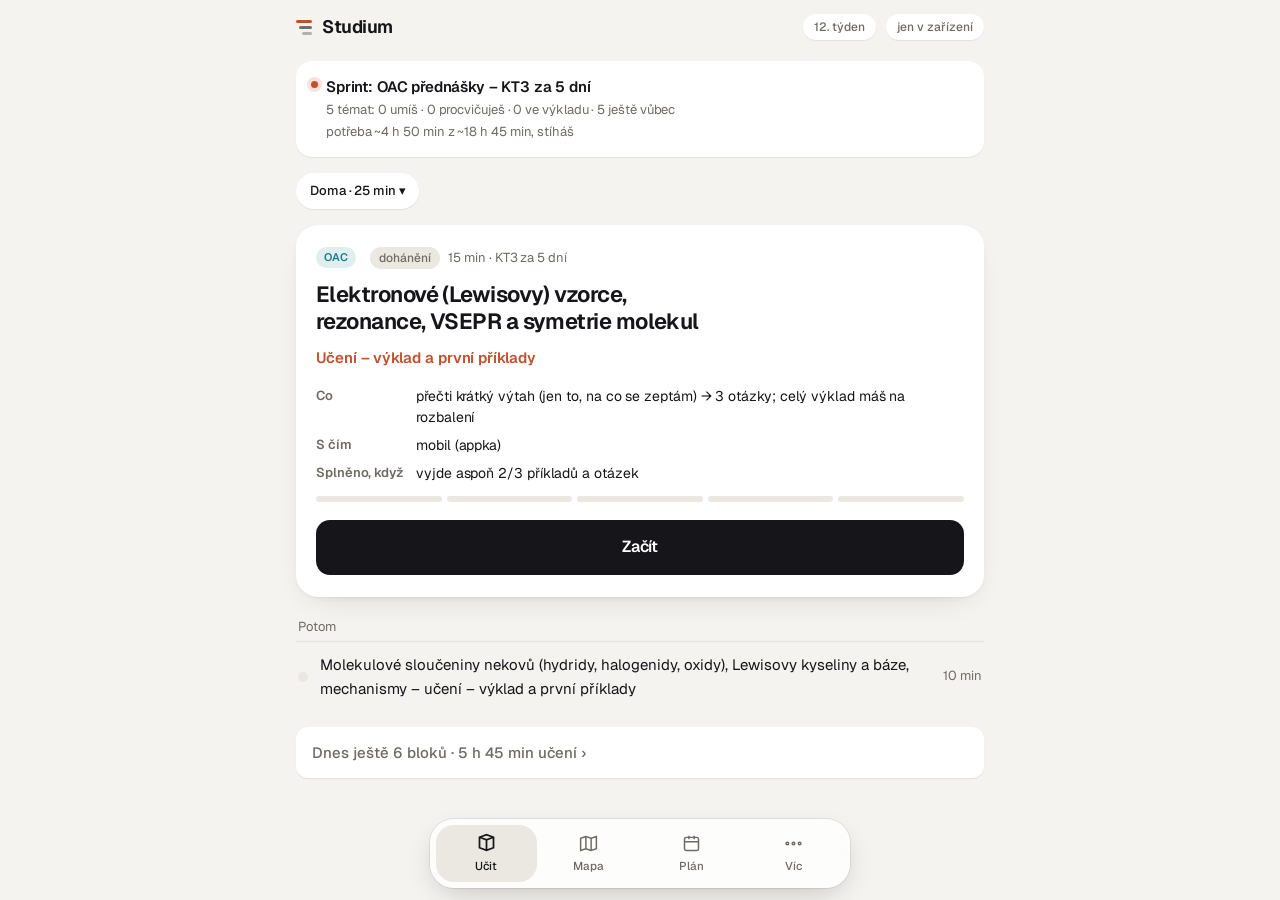
<file: index.html>
<!doctype html>
<html lang="cs">
<head>
<meta charset="utf-8">
<meta name="viewport" content="width=device-width, initial-scale=1, viewport-fit=cover">
<meta name="theme-color" content="#f5f3ef" media="(prefers-color-scheme: light)">
<meta name="theme-color" content="#0f0f11" media="(prefers-color-scheme: dark)">
<meta name="apple-mobile-web-app-capable" content="yes">
<meta name="mobile-web-app-capable" content="yes">
<meta name="apple-mobile-web-app-status-bar-style" content="default">
<meta name="apple-mobile-web-app-title" content="VŠCHT">
<title>Studium VŠCHT</title>
<link rel="manifest" href="manifest.webmanifest">
<link rel="icon" href="icons/icon-192.png" type="image/png">
<link rel="apple-touch-icon" href="icons/apple-touch-icon.png">
<link rel="preconnect" href="https://fonts.googleapis.com">
<link rel="preconnect" href="https://fonts.gstatic.com" crossorigin>
<link href="https://fonts.googleapis.com/css2?family=Geist:wght@400;500;600;700&family=Geist+Mono:wght@500&family=Literata:opsz,wght@7..72,400;7..72,600&display=swap" rel="stylesheet">
<link rel="stylesheet" href="vendor/katex/katex.min.css">
<link rel="stylesheet" href="css/app.css">
<script defer src="vendor/katex/katex.min.js"></script>
<script defer src="vendor/katex/mhchem.min.js"></script>
<script type="module" src="js/app.js"></script>
</head>
<body>
<header class="top"><div class="wrap">
  <div class="brand"><span class="stack" aria-hidden="true"><i></i><i></i><i></i></span>Studium</div>
  <span class="chip" id="wkChip">týden –</span>
  <button class="chip" id="syncChip" type="button" title="Synchronizovat teď">načítám…</button>
</div></header>

<div class="wrap"><main>



<!-- ===== UČIT ===== -->
<section data-tab="ucit" class="col"><div id="uMain" class="col"></div></section>

<!-- ===== PLÁN ===== -->
<section data-tab="plan" class="col" hidden><div id="pMain" class="col"></div></section>

<!-- ===== MAPA ===== -->
<section data-tab="mapa" class="col" hidden><div id="mMain" class="col"></div></section>



<!-- ===== PŘEDMĚTY ===== -->
<section data-tab="predmety" class="col" hidden>
  <div class="row chips-scroll" id="pChips"></div>
  <div id="pBody" class="col"></div>
</section>

<!-- ===== VÍC ===== -->
<section data-tab="vic" class="col" hidden>
  <div class="panel"><h2>Další</h2><div class="row"><button class="ghost" type="button" data-go="predmety">Předměty a termíny</button></div></div>
  <div class="panel">
    <div class="ph"><h2>Úkoly</h2><span class="note" id="todoSum"></span></div>
    <ul class="todo" id="todo"></ul>
  </div>
  <details class="panel fold">
    <summary><h2>Tahák: jak se učit</h2></summary>
    <div class="tahak" id="tahak"></div>
  </details>
  <div class="panel set">
    <h2>Synchronizace</h2>
    <p class="note">Google Sheet + Apps Script (jako u deníku, vlastní tabulka). Návod je v README repozitáře, zabere 5 minut. Synchronizuje se mapa znalostí z Učit a odškrtnuté úkoly.</p>
    <label class="f">URL webové aplikace (končí /exec)<input id="syUrl" type="url" placeholder="https://script.google.com/macros/s/…/exec" autocomplete="off"></label>
    <label class="f">Token<input id="syTok" type="text" autocomplete="off" spellcheck="false"></label>
    <div class="row"><button class="ghost" id="sySave" type="button">Uložit a otestovat</button><button class="ghost" id="syNow" type="button">Synchronizovat teď</button></div>
    <div class="note" id="syMsg"></div>
  </div>
  <div class="panel set">
    <h2>Záloha</h2>
    <div class="row"><button class="ghost" id="exBtn" type="button">Stáhnout zálohu (JSON)</button><label class="note" style="flex:1;min-width:200px">Obnovit ze zálohy <input type="file" id="imFile" accept="application/json,.json"></label></div>
    <div class="note" id="exMsg"></div>
  </div>
  <div class="panel">
    <h2>O aplikaci</h2>
    <div class="note">Na iPhonu: Safari → Sdílet → Přidat na plochu. Pak funguje i bez signálu; změny se pošlou, až bude síť.</div>
    <div class="note" id="genMsg"></div>
  </div>
</section>
</main></div>

<nav class="dock" id="dock" aria-label="Sekce"><div class="wrap">
  <button data-go="ucit" type="button" aria-current="page"><svg viewBox="0 0 24 24"><path d="M4 18V6l8-3 8 3v12l-8 3z"/><path d="M12 9v12M4 6l8 3 8-3"/></svg><span>Učit</span></button>
  <button data-go="mapa" type="button"><svg viewBox="0 0 24 24"><path d="M9 4 3 6v14l6-2 6 2 6-2V4l-6 2z"/><path d="M9 4v14M15 6v14"/></svg>Mapa</button>
  <button data-go="plan" type="button"><svg viewBox="0 0 24 24"><rect x="4" y="5" width="16" height="15" rx="2"/><path d="M4 10h16M9 3v4M15 3v4"/></svg>Plán</button>
  <button data-go="vic" type="button"><svg viewBox="0 0 24 24"><circle cx="5" cy="12" r="1.5"/><circle cx="12" cy="12" r="1.5"/><circle cx="19" cy="12" r="1.5"/></svg>Víc</button>
</div></nav>
<noscript>Aplikace potřebuje JavaScript.</noscript>
</body>
</html>
</file>
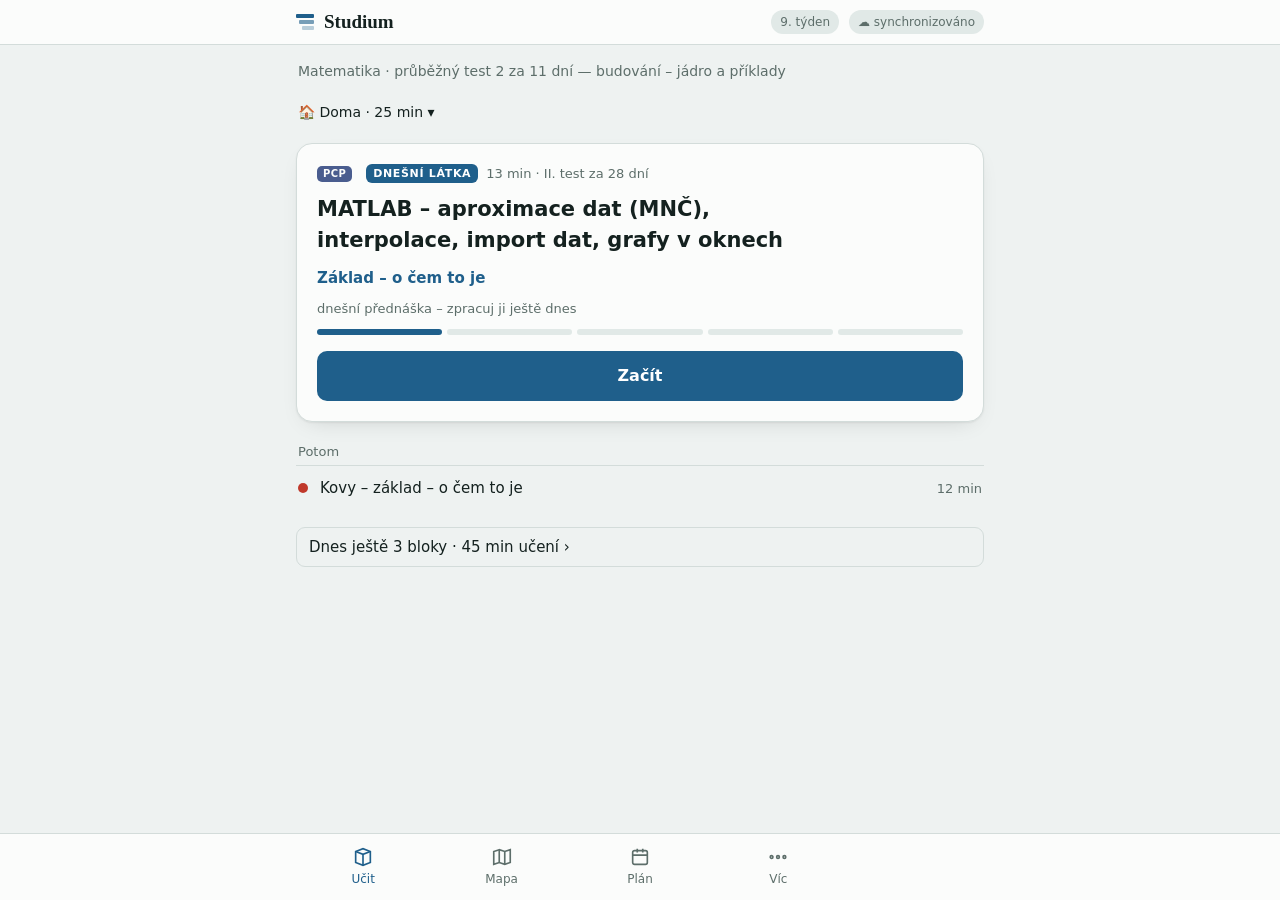
<file: Studium VŠCHT.html>
<!DOCTYPE html>
<!-- saved from url=(0059)https://gasiunasdominik-lgtm.github.io/karticky-vscht/#ucit -->
<html lang="cs"><head><meta http-equiv="Content-Type" content="text/html; charset=UTF-8">

<meta name="viewport" content="width=device-width, initial-scale=1, viewport-fit=cover">
<meta name="theme-color" content="#eef2f1" media="(prefers-color-scheme: light)">
<meta name="theme-color" content="#101716" media="(prefers-color-scheme: dark)">
<meta name="apple-mobile-web-app-capable" content="yes">
<meta name="mobile-web-app-capable" content="yes">
<meta name="apple-mobile-web-app-status-bar-style" content="default">
<meta name="apple-mobile-web-app-title" content="VŠCHT">
<title>Studium VŠCHT</title>
<link rel="manifest" href="https://gasiunasdominik-lgtm.github.io/karticky-vscht/manifest.webmanifest">
<link rel="icon" href="https://gasiunasdominik-lgtm.github.io/karticky-vscht/icons/icon-192.png" type="image/png">
<link rel="apple-touch-icon" href="https://gasiunasdominik-lgtm.github.io/karticky-vscht/icons/apple-touch-icon.png">
<link rel="preconnect" href="https://fonts.googleapis.com/">
<link rel="preconnect" href="https://fonts.gstatic.com/" crossorigin="">
<link href="./Studium VŠCHT_files/css2" rel="stylesheet">
<link rel="stylesheet" href="./Studium VŠCHT_files/katex.min.css">
<link rel="stylesheet" href="./Studium VŠCHT_files/app.css">
<script defer="" src="./Studium VŠCHT_files/katex.min.js.stažený soubor"></script>
<script defer="" src="./Studium VŠCHT_files/mhchem.min.js.stažený soubor"></script>
<script type="module" src="./Studium VŠCHT_files/app.js.stažený soubor"></script>
<style>.OpenVideo {
  display: none !important;
  visibility: hidden !important;
}

.ov-video-popup,
.ov-theatre-mode {
  position: fixed !important;
  top: 0px !important;
  left: 0px !important;
  bottom: 0px !important;
  right: 0px !important;
  width: 100% !important;
  height: 100% !important;
  border: none !important;
  margin: 0 !important;
  padding: 0 !important;
  overflow: hidden !important;
  z-index: 999999999999999 !important;
}

.ov-theater-mode {
  background: rgba(0, 0, 0, 0.95) !important;
  pointer-events: none;
  transition: opacity 0.3s;
  opacity: 0;
  display: block;
  cursor: default;
}

.ov-iframe-theaterMode {
  position: fixed !important;
  width: 70vw !important;
  height: 39.375vw !important;
  top: calc((100vh - 39.375vw) / 2) !important;
  left: 15vw !important;
  z-index: 2147483646 !important;
}

.ov-theater-mode {
  position: fixed !important;
  left: 20vw !important;
  top: 20vh !important;
  width: 50vw !important;
  height: 28.125vw !important;
}</style></head>
<body>
<header class="top"><div class="wrap">
  <div class="brand"><span class="stack" aria-hidden="true"><i></i><i></i><i></i></span>Studium</div>
  <span class="chip" id="wkChip">9. týden</span>
  <button class="chip" id="syncChip" type="button" title="Synchronizovat teď">☁️ synchronizováno</button>
</div></header>

<div class="wrap"><main>

<!-- ===== DNES ===== -->
<section data-tab="dnes" class="col" hidden="">
  <div class="panel now" id="nowCard"></div>

  <div class="panel">
    <div class="ph"><h2 id="dTitle">Dnes</h2><span class="note" id="dEta"></span></div>
    <div class="big">
      <div><b class="num" id="hDue">–</b><span>kartiček opakovat</span></div>
      <div><b class="num" id="hNew">–</b><span>nových</span></div>
      <div><b class="num" id="hDone">0</b><span>hotovo</span></div>
    </div>
    <button class="primary" id="startAll" type="button" disabled="">Začít kartičky</button>
    <div class="note" id="hNote"></div>
  </div>

  <div class="panel" id="syncHint" hidden="">
    <div class="note">Pokrok i odškrtání jsou zatím jen v tomhle zařízení. Aby byly stejné v mobilu i v PC, propoj Google Sheet ve <b>Víc → Synchronizace</b>.</div>
  </div>

  <div class="panel">
    <div class="ph"><h3>Tento týden</h3><button class="link" type="button" data-go="tyden">celý týden ›</button></div>
    <div class="bar big4"><i id="wkBar"></i></div>
    <div class="note" id="wkSum"></div>
    <ul class="todo" id="dWeek"></ul>
  </div>

  <div class="panel">
    <div class="ph"><h3>Zopakuj listy</h3><span class="note" id="revSum"></span></div>
    <ul class="todo" id="dRev"></ul>
  </div>

  <div class="panel">
    <div class="ph"><h3>Nejbližší termíny</h3><button class="link" type="button" data-go="predmety">kalendář ›</button></div>
    <div class="list" id="dEv"></div>
  </div>

  <details class="panel fold" id="schedBox">
    <summary><h3>Rozvrh dne</h3></summary>
    <div class="row" id="dayChips"></div>
    <ol class="sched" id="sched"></ol>
  </details>
</section>

<!-- ===== TÝDEN ===== -->
<section data-tab="tyden" class="col" hidden="">
  <div class="panel">
    <div class="wkbar"><button class="ghost" id="wkPrev" type="button" aria-label="Předchozí týden">‹</button><h2 id="wkTitle"></h2><button class="ghost" id="wkNext" type="button" aria-label="Další týden">›</button></div>
    <div class="bar big4"><i id="wkBar2"></i></div>
    <div class="note" id="wkProg"></div>
  </div>
  <div id="weekGroups" class="col"></div>
</section>

<!-- ===== UČIT ===== -->
<section data-tab="ucit" class="col"><div id="uMain" class="col"><div class="uhead">Matematika · průběžný test 2 za 11 dní — budování – jádro a příklady</div><details class="uctx"><summary>🏠 Doma · 25 min ▾</summary><div class="row"><button class="chip" type="button" aria-pressed="false">10 min</button><button class="chip" type="button" aria-pressed="true">25 min</button><button class="chip" type="button" aria-pressed="false">50 min</button><button class="chip" type="button" aria-pressed="false">1,5 h</button></div><div class="row"><button class="chip" type="button" aria-pressed="false">🚆 Cesta</button><button class="chip" type="button" aria-pressed="true">🏠 Doma</button><button class="chip" type="button" aria-pressed="false">🏫 Pauza</button></div><div class="note">Doma a v pauze: nová látka, schémata a těžší příklady.</div></details><div class="unow akt"><div class="row"><span class="tag PCP">PCP</span><span class="kolej">dnešní látka</span><span class="note">13 min · II. test za 28 dní</span></div><h2>MATLAB – aproximace dat (MNČ), interpolace, import dat, grafy v oknech</h2><div class="ustep">Základ – o čem to je</div><div class="note">dnešní přednáška – zpracuj ji ještě dnes</div><div class="ladder"><span class="cur" title="Základ – o čem to je"></span><span title="Jádro a první příklady"></span><span title="Proč to tak je + příklady"></span><span title="Testová úroveň"></span><span title="Výzva"></span></div><button class="primary" type="button">Začít</button></div><div class="list unext"><div class="note">Potom</div><button class="urow" type="button"><i class="dot u-1"></i><span class="t">Kovy – základ – o čem to je</span><span class="note">12 min</span></button></div><button class="ghost uwide" type="button">Dnes ještě 3 bloky · 45 min učení ›</button></div></section>

<!-- ===== PLÁN ===== -->
<section data-tab="plan" class="col" hidden=""><div id="pMain" class="col"></div></section>

<!-- ===== MAPA ===== -->
<section data-tab="mapa" class="col" hidden=""><div id="mMain" class="col"></div></section>

<!-- ===== KARTIČKY ===== -->
<section data-tab="karticky" class="col" hidden="">
  <div class="seg" role="tablist" id="kSeg">
    <button type="button" role="tab" data-k="opak" aria-selected="true">Opakovat</button>
    <button type="button" role="tab" data-k="temata">Témata</button>
    <button type="button" role="tab" data-k="stat">Statistiky</button>
  </div>

  <div data-k="opak" class="col">
    <div class="panel" id="studyIdle">
      <p class="note">Vyber, co chceš projít. „Vše na dnes“ bere nejdřív předmět s nejbližším testem.</p>
      <div class="list" id="studyPick"></div>
    </div>
    <div class="panel">
      <div class="ph"><h3>Balíčky</h3><span class="note"><span class="c-due">opakovat</span> · <span class="c-new">nové</span> · <span class="c-lock">zamčené</span></span></div>
      <div class="list" id="decks"></div>
    </div>
  </div>

  <div data-k="temata" class="panel" hidden="">
    <div class="row" id="subjChips"></div>
    <div id="topicList"></div>
  </div>

  <div data-k="stat" class="col" hidden="">
    <div class="panel"><div class="kpis" id="kpis"></div></div>
    <div class="panel"><div class="ph"><h3>Kolik přijde v dalších 14 dnech</h3></div><div class="chart" id="fc"></div></div>
    <div class="panel"><div class="ph"><h3>Posledních 28 dní</h3></div><div class="heat" id="heat"></div><div class="note" id="heatMsg"></div></div>
    <div class="panel"><div class="ph"><h3>Předměty</h3></div><div class="tbl"><table id="subjTbl"></table></div></div>
    <div class="panel"><div class="ph"><h3>Slabá témata</h3><span class="note">nejvíc „Znovu“</span></div><div class="list" id="weak"></div></div>
  </div>
</section>

<!-- ===== OPAKOVÁNÍ (celá obrazovka) ===== -->
<section data-tab="study" hidden="">
  <div class="study">
    <div class="stop">
      <button class="ghost" id="back" type="button">Konec</button>
      <div class="prog"><i id="prog"></i></div>
      <span class="num note" id="left"></span>
      <button class="ghost" id="undo" type="button" title="Vrátit poslední hodnocení (Z)" aria-label="Vrátit poslední hodnocení">↶</button>
    </div>
    <div class="card" id="card" tabindex="0">
      <div class="meta" id="cMeta"></div>
      <div class="q" id="cQ"></div>
      <div class="a" id="cA" hidden=""></div>
      <div class="hint" id="cHint">Klepni nebo mezerník = ukázat odpověď</div>
    </div>
    <div class="row" id="aiRow">
      <button class="ghost" id="typeBtn" type="button">Odpovědět vlastními slovy</button>
      <a class="ghost" id="explBtn" target="_blank" rel="noopener" hidden="">Vysvětli proč (Claude)</a>
      <a class="ghost" id="checkBtn" target="_blank" rel="noopener" hidden="">Zkontrolovat odpověď (Claude)</a>
    </div>
    <div id="typeBox" hidden=""><textarea id="typeIn" placeholder="Napiš odpověď, jak bys ji řekl u zkoušky. Po otočení ji porovnáš se správnou, případně ji pošleš Claudovi ke kontrole."></textarea></div>
  </div>
</section>

<!-- ===== PŘEDMĚTY ===== -->
<section data-tab="predmety" class="col" hidden="">
  <div class="row chips-scroll" id="pChips"></div>
  <div id="pBody" class="col"></div>
</section>

<!-- ===== VÍC ===== -->
<section data-tab="vic" class="col" hidden="">
  <div class="panel"><h2>Další</h2><div class="row"><button class="ghost" type="button" data-go="dnes">Rozvrh dne</button><button class="ghost" type="button" data-go="predmety">Předměty a termíny</button><button class="ghost" type="button" data-go="karticky">Kartičky</button></div></div>
  <div class="panel">
    <div class="ph"><h2>Úkoly</h2><span class="note" id="todoSum"></span></div>
    <ul class="todo" id="todo"></ul>
  </div>
  <details class="panel fold">
    <summary><h2>Tahák: jak se učit</h2></summary>
    <div class="tahak" id="tahak"></div>
  </details>
  <div class="panel set">
    <h2>Synchronizace</h2>
    <p class="note">Google Sheet + Apps Script (jako u deníku, vlastní tabulka). Návod je v README repozitáře, zabere 5 minut. Synchronizuje se pokrok v kartičkách i odškrtání.</p>
    <label class="f">URL webové aplikace (končí /exec)<input id="syUrl" type="url" placeholder="https://script.google.com/macros/s/…/exec" autocomplete="off"></label>
    <label class="f">Token<input id="syTok" type="text" autocomplete="off" spellcheck="false"></label>
    <div class="row"><button class="ghost" id="sySave" type="button">Uložit a otestovat</button><button class="ghost" id="syNow" type="button">Synchronizovat teď</button></div>
    <div class="note" id="syMsg"></div>
  </div>
  <div class="panel set">
    <h2>Nastavení kartiček</h2>
    <div class="row"><label for="sNew">Nových kartiček za den</label><input type="number" id="sNew" min="0" max="200" step="5"></div>
    <div class="row"><label for="sRet">Cílová úspěšnost (víc = častější opakování)</label>
      <select id="sRet"><option value="0.85">85 %</option><option value="0.9">90 %</option><option value="0.93">93 %</option><option value="0.95">95 %</option></select></div>
    <div class="row"><label for="sAhead">Odemknout i příští týden (učení dopředu)</label><input type="checkbox" id="sAhead"></div>
    <div class="row"><label for="sDopl">Doplňky odemknout hned (jinak samy 3 týdny před zkouškou)</label><input type="checkbox" id="sDopl"></div>
    <div class="row"><label for="sTest">Před testem zkrátit intervaly (karta přijde nejpozději den před testem)</label><input type="checkbox" id="sTest"></div>
  </div>
  <div class="panel set">
    <h2>Přechod z Anki</h2>
    <p class="note">Téma, které už v Anki umíš, nemusíš začínat od nuly: jeho nové kartičky se rozloží do opakování na příštích 7 dní.</p>
    <div class="row"><select id="kTopic" aria-label="Téma"></select><button class="ghost" id="kBtn" type="button">Už umím – rozložit</button></div>
    <div class="note" id="kMsg"></div>
  </div>
  <div class="panel set">
    <h2>Záloha</h2>
    <div class="row"><button class="ghost" id="exBtn" type="button">Stáhnout zálohu (JSON)</button><label class="note" style="flex:1;min-width:200px">Obnovit ze zálohy <input type="file" id="imFile" accept="application/json,.json"></label></div>
    <div class="note" id="exMsg"></div>
  </div>
  <div class="panel">
    <h2>O aplikaci</h2>
    <div class="note">Kartičky: mezerník nebo klepnutí = ukázat odpověď · 1 Znovu · 2 Těžké · 3 Dobře · 4 Snadno · mezerník po otočení = Dobře · Z = vrátit · Esc = konec.</div>
    <div class="note">Na iPhonu: Safari → Sdílet → Přidat na plochu. Pak funguje i bez signálu; změny se pošlou, až bude síť.</div>
    <div class="note" id="genMsg"></div>
  </div>
</section>
</main></div>

<nav class="dock" id="dock" aria-label="Sekce"><div class="wrap">
  <button data-go="ucit" type="button" aria-current="page"><svg viewBox="0 0 24 24"><path d="M4 18V6l8-3 8 3v12l-8 3z"></path><path d="M12 9v12M4 6l8 3 8-3"></path></svg><span>Učit<span class="badge" id="badge" hidden="">60</span></span></button>
  <button data-go="mapa" type="button"><svg viewBox="0 0 24 24"><path d="M9 4 3 6v14l6-2 6 2 6-2V4l-6 2z"></path><path d="M9 4v14M15 6v14"></path></svg>Mapa</button>
  <button data-go="plan" type="button"><svg viewBox="0 0 24 24"><rect x="4" y="5" width="16" height="15" rx="2"></rect><path d="M4 10h16M9 3v4M15 3v4"></path></svg>Plán</button>
  <button data-go="vic" type="button"><svg viewBox="0 0 24 24"><circle cx="5" cy="12" r="1.5"></circle><circle cx="12" cy="12" r="1.5"></circle><circle cx="19" cy="12" r="1.5"></circle></svg>Víc</button>
</div></nav>
<div class="grades" id="gradesBar" hidden=""><div class="wrap"><div class="in" id="grades"></div></div></div>
<noscript>Aplikace potřebuje JavaScript.</noscript>


<script src="chrome-extension://dadggmdmhmfkpglkfpkjdmlendbkehoh/inject-scripts/searchvideos.js" async=""></script></body></html>
</file>
<file: css/app.css>
/* Layout: app shell – sticky hlavička, jedna kolona panelů, dole fixní lišta sekcí (palec na mobilu); při opakování lišta hodnocení místo sekcí */
:root{
  --bg:#eef2f1; --surface:#fbfcfb; --sunk:#f3f6f5; --ink:#14211f; --muted:#5d6e6a; --line:#d3dcda;
  --accent:#1f5f8b; --accent-soft:#dce9f2; --on-accent:#ffffff;
  --again:#b3392f; --hard:#a8660f; --good:#2c7a4b; --easy:#1f5f8b; --good-soft:#dcefe3;
  --chip:#e1e9e7; --chart:#3d6f8f;
  --f-card:"Literata",Georgia,"Times New Roman",serif;
  --f-ui:"IBM Plex Sans",system-ui,-apple-system,"Segoe UI",sans-serif;
  --f-num:"IBM Plex Mono",ui-monospace,Consolas,monospace;
  --c-MAT:#6a4fb3; --c-OAC:#1f7a8c; --c-OACC:#3f9a9e; --c-CBV:#b5651d; --c-CHT:#3b7d3a; --c-TOX:#b3392f; --c-PCP:#4a5d8f;
  color-scheme:light;
}
@media (prefers-color-scheme:dark){:root{
  --bg:#101716; --surface:#18211f; --sunk:#141c1a; --ink:#e3ebe9; --muted:#93a5a1; --line:#2b3835;
  --accent:#6fb0dc; --accent-soft:#1d3342; --on-accent:#0c1a24;
  --again:#e0796f; --hard:#d9a24e; --good:#6cc28d; --easy:#6fb0dc; --good-soft:#173024;
  --chip:#22302d; --chart:#7fb4d1;
  --c-MAT:#a690e6; --c-OAC:#5cbccd; --c-OACC:#7fd0d2; --c-CBV:#e39a5a; --c-CHT:#7fc17d; --c-TOX:#e0796f; --c-PCP:#93a5dc; color-scheme:dark}}
*{box-sizing:border-box}
[hidden]{display:none!important}
html,body{background:var(--bg);color:var(--ink);margin:0}
body{font:15px/1.5 var(--f-ui);padding-bottom:calc(80px + env(safe-area-inset-bottom,0px));-webkit-tap-highlight-color:transparent}
body::before{content:"";position:fixed;inset:0 0 auto;height:env(safe-area-inset-top,0px);z-index:10;background:var(--surface)}
.wrap{max-width:720px;margin:0 auto;padding-left:max(16px,env(safe-area-inset-left,0px));padding-right:max(16px,env(safe-area-inset-right,0px))}
header.top{position:sticky;top:0;padding-top:env(safe-area-inset-top,0px);z-index:9;background:var(--surface);border-bottom:1px solid var(--line)}
header.top .wrap{display:flex;align-items:center;gap:10px;padding-block:10px;flex-wrap:wrap}
.brand{font:600 19px/1.1 var(--f-card);display:flex;align-items:center;gap:10px;flex:1;min-width:0}
.stack{display:inline-grid;grid-template-rows:repeat(3,4px);gap:2px;width:18px}
.stack i{background:var(--accent);border-radius:1px}.stack i:nth-child(2){opacity:.6;margin-left:3px}.stack i:nth-child(3){opacity:.3;margin-left:6px}
.chip{font:500 12px/1 var(--f-ui);background:var(--chip);color:var(--muted);padding:6px 9px;border-radius:999px;white-space:nowrap;border:0}
button.chip{cursor:pointer}
button.chip[aria-pressed="true"]{background:var(--accent);color:var(--on-accent)}
main{padding-block:16px;display:grid;gap:16px}
.col{display:grid;gap:16px}
.num{font-family:var(--f-num);font-variant-numeric:tabular-nums}
button{font:inherit;color:inherit;cursor:pointer}
a{color:var(--accent)}
button:focus-visible,a:focus-visible,input:focus-visible,select:focus-visible,textarea:focus-visible,[tabindex]:focus-visible{outline:2px solid var(--accent);outline-offset:2px}
h2{font:600 18px/1.25 var(--f-card);margin:0;text-wrap:balance}
h3{font:600 12px/1 var(--f-ui);letter-spacing:.07em;text-transform:uppercase;color:var(--muted);margin:0}
p{margin:0}
.panel{background:var(--surface);border:1px solid var(--line);border-radius:12px;padding:16px;display:grid;gap:12px;min-width:0}
.ph{display:flex;align-items:baseline;justify-content:space-between;gap:10px;flex-wrap:wrap}
.big{display:flex;gap:24px;flex-wrap:wrap}
.big div{display:flex;flex-direction:column}
.big b{font:500 30px/1 var(--f-num)}
.big span{font-size:12px;color:var(--muted);letter-spacing:.04em;text-transform:uppercase}
.primary{background:var(--accent);color:var(--on-accent);border:0;border-radius:10px;padding:13px 16px;font-weight:600;font-size:16px}
.primary:disabled{opacity:.45;cursor:default}
.ghost{background:transparent;border:1px solid var(--line);border-radius:9px;padding:8px 12px;color:var(--ink);text-decoration:none;display:inline-block}
.ghost:disabled{opacity:.4;cursor:default}
.row{display:flex;gap:8px;flex-wrap:wrap;align-items:center}
.note{font-size:13px;color:var(--muted)}
.list{display:flex;flex-direction:column;border-top:1px solid var(--line)}
.li{display:grid;grid-template-columns:minmax(0,1fr) auto;gap:10px;align-items:center;padding:10px 2px;border-bottom:1px solid var(--line);background:none;border-left:0;border-right:0;border-top:0;text-align:left;width:100%}
.li .nm{min-width:0}
.li .nm small{display:block;color:var(--muted);font-size:12px}
.counts{display:flex;gap:10px;font:500 14px var(--f-num)}
.c-due{color:var(--good)} .c-new{color:var(--accent)} .c-lock{color:var(--muted)}
.bar{height:4px;background:var(--chip);border-radius:2px;overflow:hidden;margin-top:5px}
.bar i{display:block;height:100%;background:var(--good)}
.dot{display:inline-block;width:9px;height:9px;border-radius:50%;margin-right:6px;vertical-align:1px}
.kpis{display:grid;grid-template-columns:repeat(4,minmax(0,1fr));gap:10px}
@media (max-width:560px){.kpis{grid-template-columns:repeat(2,minmax(0,1fr))}}
.kpi{background:var(--sunk);border:1px solid var(--line);border-radius:9px;padding:10px 12px;display:grid;gap:2px;min-width:0}
.kpi .v{font:500 24px/1.1 var(--f-num)}
.kpi .l{font-size:12px;color:var(--muted)}
.heat{display:grid;grid-template-columns:repeat(28,minmax(0,1fr));gap:3px}
.heat i{aspect-ratio:1;border-radius:2px;background:var(--chip);max-width:100%}
.chart svg{width:100%;height:auto;display:block}
.chart text{fill:var(--muted);font-family:var(--f-num);font-size:10px}
.tbl{overflow-x:auto}
table{border-collapse:collapse;width:100%;font-size:13px}
th,td{padding:7px 8px;border-bottom:1px solid var(--line);text-align:left}
th{font-size:11px;letter-spacing:.06em;text-transform:uppercase;color:var(--muted);font-weight:600;white-space:nowrap}
td.n,th.n{text-align:right;font-family:var(--f-num);font-variant-numeric:tabular-nums;white-space:nowrap}
.set .row label{flex:1;min-width:12em}
label.f{display:grid;gap:4px;font-size:12px;color:var(--muted);font-weight:500}
input[type=number],input[type=url],input[type=text],select,textarea{font:inherit;font-size:16px;color:var(--ink);background:var(--sunk);border:1px solid var(--line);border-radius:8px;padding:7px 9px;max-width:100%}
input[type=url],input[type=text]{width:100%}
input[type=number]{width:5.5em}
textarea{width:100%;min-height:70px;resize:vertical}
details.fz{border-bottom:1px solid var(--line);padding:8px 0}
details.fz summary{cursor:pointer}
.fzq{margin:8px 0 0;display:grid;gap:8px;font-size:14px}
.fzq div b{display:block;font-family:var(--f-card);font-weight:600}
.study{display:grid;gap:12px}
.stop{display:flex;align-items:center;gap:10px}
.stop .prog{flex:1;height:5px;background:var(--chip);border-radius:3px;overflow:hidden}
.stop .prog i{display:block;height:100%;background:var(--accent);transition:width .2s}
.card{background:var(--surface);border:1px solid var(--line);border-radius:16px;padding:22px 20px;min-height:42vh;display:flex;flex-direction:column;gap:14px;cursor:pointer;border-top:5px solid var(--cs,var(--accent))}
.card .meta{display:flex;gap:8px;flex-wrap:wrap;align-items:center;font-size:12px;color:var(--muted)}
.card .q{font:400 21px/1.45 var(--f-card);white-space:pre-wrap;overflow-wrap:anywhere}
.card .a{font:400 19px/1.5 var(--f-card);border-top:1px dashed var(--line);padding-top:14px;white-space:pre-wrap;overflow-wrap:anywhere}
.card .hint{margin-top:auto;font-size:13px;color:var(--muted)}
.typ{font-weight:600;color:var(--ink)}
nav.dock{position:fixed;left:0;right:0;bottom:0;z-index:9;background:var(--surface);border-top:1px solid var(--line);padding-bottom:env(safe-area-inset-bottom,0px)}
nav.dock .wrap{display:grid;grid-template-columns:repeat(5,1fr);gap:4px;padding-block:6px}
nav.dock button{border:0;background:transparent;display:grid;justify-items:center;gap:2px;padding:6px 2px;font-size:12px;color:var(--muted);font-weight:500}
nav.dock button svg{width:22px;height:22px;stroke:currentColor;fill:none;stroke-width:1.8}
nav.dock button[aria-current="page"]{color:var(--accent)}
nav.dock .badge{font:500 10px var(--f-num);background:var(--good);color:var(--surface);border-radius:999px;padding:1px 5px;margin-left:2px}
.grades{position:fixed;left:0;right:0;bottom:0;z-index:11;background:var(--bg);border-top:1px solid var(--line);padding-bottom:calc(10px + env(safe-area-inset-bottom,0px));padding-top:10px}
.grades .in{display:grid;grid-template-columns:repeat(4,1fr);gap:8px}
.grades button{border:0;border-radius:10px;padding:10px 4px;color:var(--surface);font-weight:600;display:flex;flex-direction:column;align-items:center;gap:2px}
.grades button small{font:500 11px var(--f-num);opacity:.92}
.g1{background:var(--again)} .g2{background:var(--hard)} .g3{background:var(--good)} .g4{background:var(--easy)}
.grades .show{grid-column:1/-1;background:var(--accent);color:var(--on-accent)}
.toast{position:fixed;left:50%;transform:translateX(-50%);bottom:calc(90px + env(safe-area-inset-bottom,0px));background:var(--ink);color:var(--bg);padding:8px 14px;border-radius:999px;font-size:14px;z-index:20}
@media (prefers-reduced-motion:reduce){*{transition:none!important}}

/* ---- plán semestru ---- */
.link{background:none;border:0;padding:0;color:var(--accent);font-size:13px;font-weight:500}
.bar.big4{height:6px;margin:0}
.now{border-left:5px solid var(--accent);gap:6px}
.now small{font-size:11px;text-transform:uppercase;letter-spacing:.08em;color:var(--accent);font-weight:600}
.now strong{font:600 19px/1.3 var(--f-card)}
.now .how{font-size:14px;color:var(--muted)}
.now .after{font-size:13px;color:var(--muted);border-top:1px solid var(--line);padding-top:6px;margin-top:4px}
.todo{list-style:none;margin:0;padding:0;display:flex;flex-direction:column}
.todo li{border-top:1px solid var(--line)}
.todo li:first-child{border-top:0}
.todo label{display:grid;grid-template-columns:24px minmax(0,1fr);gap:10px;padding:9px 2px;cursor:pointer;align-items:start}
.todo input{width:20px;height:20px;margin:1px 0 0;accent-color:var(--good)}
.todo .t{display:block;overflow-wrap:anywhere}
.todo .m{display:block;font-size:12px;color:var(--muted);overflow-wrap:anywhere}
.todo li.done .t{text-decoration:line-through;color:var(--muted)}
.todo .empty{padding:8px 2px;font-size:13px;color:var(--muted)}
.tag{display:inline-block;font:600 10px/1 var(--f-ui);letter-spacing:.04em;padding:3px 6px;border-radius:5px;margin-right:6px;vertical-align:1px;color:var(--surface);background:var(--muted)}
.tag.MAT{background:var(--c-MAT)}.tag.OAC{background:var(--c-OAC)}.tag.OACC{background:var(--c-OACC)}.tag.CBV{background:var(--c-CBV)}.tag.CHT{background:var(--c-CHT)}.tag.TOX{background:var(--c-TOX)}.tag.PCP{background:var(--c-PCP)}
.wkbar{display:grid;grid-template-columns:auto 1fr auto;align-items:center;gap:10px;text-align:center}
.wkbar h2{font-size:16px}
details.grp{background:var(--surface);border:1px solid var(--line);border-radius:12px;padding:0 14px}
details.grp summary{cursor:pointer;padding:12px 0;display:grid;grid-template-columns:minmax(0,1fr) auto;gap:2px 10px;align-items:baseline}
details.grp summary b{font-weight:600}
details.grp summary .cnt{font:500 13px var(--f-num);color:var(--muted)}
details.grp summary .cnt.full{color:var(--good)}
details.grp summary small{grid-column:1/-1;color:var(--muted);font-size:12px}
details.grp[open] summary{border-bottom:1px solid var(--line)}
details.fold summary{cursor:pointer;list-style-position:inside}
details.fold summary h2,details.fold summary h3{display:inline}
.sched{list-style:none;margin:0;padding:0;border-top:1px solid var(--line)}
.sched li{display:grid;grid-template-columns:92px minmax(0,1fr);gap:2px 12px;padding:8px 2px;border-bottom:1px solid var(--line)}
.sched li.cur{background:var(--accent-soft);border-radius:6px}
.sched li.gone{opacity:.45}
.sched .tm{font:500 12px var(--f-num);color:var(--muted)}
.sched .jak{grid-column:2;font-size:12px;color:var(--muted)}
.sched li.uceni .co{font-weight:600;color:var(--accent)}
.seg{display:grid;grid-template-columns:repeat(3,1fr);background:var(--chip);border-radius:10px;padding:3px;gap:3px}
.seg button{border:0;background:transparent;border-radius:8px;padding:8px 4px;font-weight:500;color:var(--muted)}
.seg button[aria-selected="true"]{background:var(--surface);color:var(--ink);box-shadow:0 1px 2px rgba(0,0,0,.12)}
.chips-scroll{flex-wrap:nowrap;overflow-x:auto;padding-bottom:4px;scrollbar-width:none}
.chips-scroll .chip{flex:none;font-size:13px;padding:8px 12px}
.tl{display:flex;flex-direction:column}
.tlw{display:grid;grid-template-columns:52px minmax(0,1fr);gap:10px;padding:10px 0;border-top:1px solid var(--line)}
.tlw.past{opacity:.5}
.tlw.cur .wk{color:var(--accent)}
.tlw .wk{font:500 12px var(--f-num);color:var(--muted)}
.tlw .wk b{display:block;font-size:16px;color:inherit}
.tlw.camp{background:linear-gradient(90deg,var(--accent-soft),transparent 70%);border-radius:6px}
.ev{display:grid;gap:1px;padding:3px 0}
.ev .t{font-weight:500}
.ev .d{font-size:12px;color:var(--muted)}
.flag{font-size:10px;font-weight:600;padding:2px 6px;border-radius:5px;margin-left:6px;background:var(--chip);color:var(--muted)}
.flag.hit{background:var(--again);color:var(--surface)}
.req{font-size:14px}
.req code{display:block;font:500 11px var(--f-num);color:var(--muted);margin-top:6px;overflow-wrap:anywhere}
.links{display:flex;flex-direction:column;border-top:1px solid var(--line)}
.links a{padding:9px 2px;border-bottom:1px solid var(--line);text-decoration:none;color:var(--ink)}
.links a::after{content:" ↗";color:var(--muted)}
.qs{margin:0;padding-left:20px;display:grid;gap:6px;font-size:14px}
.tahak{display:grid;gap:14px;font-size:14px}
.tahak h3{margin:6px 0;font-size:12px}
.tahak ol,.tahak ul{margin:0;padding-left:18px;display:grid;gap:4px}
.tahak code{font:500 12px var(--f-num);overflow-wrap:anywhere}

/* ----- Učit (jeden krok, málo šumu) */
@keyframes uin{from{opacity:0;transform:translateY(8px)}to{opacity:1;transform:none}}
@keyframes ugrow{from{transform:scaleX(0)}to{transform:scaleX(1)}}
@keyframes upulse{0%,100%{box-shadow:0 0 0 0 color-mix(in srgb,var(--accent) 45%,transparent)}50%{box-shadow:0 0 0 5px color-mix(in srgb,var(--accent) 0%,transparent)}}
.uhead{font-size:14px;color:var(--muted);padding:0 2px}
.uctx{font-size:14px}
.uctx summary{cursor:pointer;color:var(--ink);font-weight:500;list-style:none;padding:4px 2px}
.uctx summary::-webkit-details-marker{display:none}
.uctx .row{margin-top:8px}
.unow{background:var(--surface);border:1px solid var(--line);border-radius:16px;padding:20px;display:grid;gap:10px;animation:uin .35s ease both}
.unow h2{margin:0;font:600 22px/1.25 var(--f-serif,inherit)}
.ustep{font-weight:600;color:var(--accent)}
.unow .primary{margin-top:6px}
.unext{border-top:0}
.unext > .note{padding:4px 2px}
.uwide{width:100%;text-align:left}
.ladder{display:flex;gap:5px}
.ladder span{flex:1;height:6px;border-radius:3px;background:var(--chip);transform-origin:left}
.ladder span.on{background:var(--good);animation:ugrow .5s ease both}
.ladder span.cur{background:var(--accent);animation:upulse 1.8s ease-in-out infinite}
.urow{display:grid;grid-template-columns:12px minmax(0,1fr) auto;gap:10px;align-items:center;text-align:left;background:transparent;border:0;border-top:1px solid var(--line);padding:11px 2px;color:var(--ink);font:inherit;width:100%}
.urow:first-child{border-top:0}
.urow .t{overflow-wrap:anywhere}
.dot{width:10px;height:10px;border-radius:50%;display:block}
.u-0{background:var(--chip)} .u-f{background:transparent;border:1px dashed var(--muted)}
.u-b{background:#9aa0a6} .u-x{background:#7b3fb3} .u-1{background:#c0392b} .u-2{background:#b87503} .u-3{background:#5f8f22} .u-4{background:#2e7d32}
.ubig{font:600 20px/1.3 var(--f-serif,inherit);margin:0}
.usubj summary{display:grid;grid-template-columns:1fr auto;gap:6px 10px;cursor:pointer;list-style:none}
.usubj summary::-webkit-details-marker{display:none}
.sbar{grid-column:1/-1;display:flex;height:8px;border-radius:4px;overflow:hidden;background:var(--chip)}
.sbar i{display:block;transform-origin:left;animation:ugrow .6s ease both}
.ugr{display:grid;grid-template-columns:repeat(auto-fit,minmax(130px,1fr));gap:8px}
.ugr button{padding:13px 10px;border-radius:10px;font-weight:600}
.ugr .g1{background:#c0392b;color:#fff;border:0}.ugr .g2{background:#b87503;color:#fff;border:0}.ugr .g3{background:#2e7d32;color:#fff;border:0}
.stop{display:grid;grid-template-columns:auto 1fr auto;gap:10px;align-items:center}
.stop .note{max-width:45vw;overflow:hidden;text-overflow:ellipsis;white-space:nowrap}
.ucard{animation:uin .3s ease both;min-height:0}
.ucard .q{font-size:19px}
.ucard .a{border-top:1px solid var(--line);padding-top:12px;margin-top:12px}
.ucont{line-height:1.55;overflow-wrap:anywhere}
.ucont p,.ucont ul,.ucont ol{margin:.5em 0}
.ucont table{border-collapse:collapse;display:block;overflow-x:auto;font-size:14px}
.ucont td,.ucont th{border:1px solid var(--line);padding:5px 7px}
.ucont blockquote{margin:.5em 0;padding:6px 12px;border-left:3px solid var(--accent);background:var(--chip);border-radius:6px}
.ucont figure{margin:12px 0;animation:uin .5s ease both}
.ucont figure img{max-width:100%;height:auto;border-radius:8px;background:#fff}
.ucont figcaption{font-size:12px;color:var(--muted);margin-top:4px}
.ucont details{background:var(--chip);border-radius:8px;padding:6px 10px;margin:6px 0}
.ucontent{max-height:none}
.katex-display{overflow-x:auto;overflow-y:hidden;padding:2px 0}
.uhint{font-size:14px;background:color-mix(in srgb,var(--accent) 12%,transparent);border-radius:10px;padding:10px 12px}
.ucont,details.fold,.ucard{min-width:0;max-width:100%}
.ucont{overflow-x:auto}
.ucont .katex-display,.ucont .katex{max-width:100%}
.ucont .katex-display>.katex{overflow-x:auto;overflow-y:hidden}
#mMain>*,#uMain>*{min-width:0;max-width:100%}
.unow h2{font-weight:650;font-size:21px}
.ubig{font-weight:650}
details.fold.panel{display:block;overflow:hidden}
details.fold.panel>.ucont{margin-top:10px}
.ucont p,.ucont li{overflow-x:auto;overflow-y:hidden}
.ucard{overflow:hidden}

/* řešené příklady jako v testu */
.ucont blockquote strong:first-child{color:var(--accent)}
.ucont .math.display{background:color-mix(in srgb,var(--accent) 6%,transparent);border-left:3px solid var(--accent);border-radius:6px;padding:4px 8px;margin:8px 0}
.ucont ol{padding-left:22px}
.ucont ol li{margin:.3em 0}
.ucont p>strong:first-child{color:var(--ink)}
.ucont figure img[src$=".svg"]{border:1px solid var(--line)}
@media (max-width:520px){.ucont .katex-display{font-size:.86em}.ucard .katex-display{font-size:.9em}}

/* ----- varianta D: sprint, koleje, plán dne, dluh */
.usprint{display:grid;gap:2px;padding:12px 14px;border-radius:12px;background:color-mix(in srgb,var(--bad,#c0392b) 12%,var(--surface));border:1px solid color-mix(in srgb,var(--bad,#c0392b) 35%,transparent)}
.usprint b{font-size:15px}.usprint span{font-size:13px;color:var(--muted)}
.kolej{font:600 11px/1 var(--f-ui);text-transform:uppercase;letter-spacing:.06em;padding:4px 7px;border-radius:6px;background:var(--chip);color:var(--muted)}
.unow.akt .kolej{background:var(--accent);color:var(--on-accent)}
.unow{box-shadow:0 1px 2px rgba(0,0,0,.06),0 8px 24px -12px rgba(0,0,0,.18)}
.pblock{display:grid;gap:6px;padding:10px 0;border-top:1px solid var(--line)}
.pblock:first-of-type{border-top:0}
.pblock.cur{background:color-mix(in srgb,var(--accent) 7%,transparent);border-radius:10px;padding:10px;margin:0 -10px}
.ptime{font:600 13px var(--f-num,var(--f-ui));color:var(--accent);font-variant-numeric:tabular-nums;min-width:92px}
.ptest{display:grid;grid-template-columns:auto 1fr auto;gap:10px;align-items:center;padding:9px 0;border-top:1px solid var(--line)}
.ptest:first-child{border-top:0}.ptest.sprint .t{font-weight:700}
.pbars{display:grid;gap:8px}
.pbar{display:grid;grid-template-columns:110px 1fr auto;gap:10px;align-items:center;font-size:14px}
.pbar .track{height:8px;background:var(--chip);border-radius:4px;overflow:hidden}
.pbar .track i{display:block;height:100%;border-radius:4px;transform-origin:left;animation:ugrow .6s ease both}
.spark{width:100%;height:60px;color:var(--accent)}
.uan{border:2px solid var(--accent);background:color-mix(in srgb,var(--accent) 8%,var(--surface))}
.uan .ucont{font-size:18px;line-height:1.5}

/* zadání bloku, výsledek, zdůvodnění */
.uzad dl,.uzadl{display:grid;grid-template-columns:auto 1fr;gap:6px 12px;margin:4px 0 0}
.uzad dt,.uzadl dt{font-weight:600;color:var(--muted);font-size:13px}
.uzad dd,.uzadl dd{margin:0;font-size:14px}
.uzad h2{margin:4px 0 8px;font-size:20px}
.ufb{margin-top:12px;border:1px solid var(--line);border-radius:10px;padding:8px 12px;background:color-mix(in srgb,var(--accent) 5%,var(--surface))}
.ufb summary{cursor:pointer;font-weight:600;color:var(--accent)}
.ures h2{margin:6px 0;font-size:21px}.ures.ok{border:2px solid var(--good)}.ures.ne{border:2px solid var(--hard)}
.uex{background:var(--sunk);border-left:3px solid var(--accent);border-radius:8px;padding:4px 12px;margin:6px 0}
.uex h4,.ucontent h4{margin:.6em 0 .2em;font-size:14px;color:var(--muted)}
.uex mark{background:var(--accent-soft);color:inherit;border-radius:3px;padding:0 2px;font-weight:600}
.ucard .a.uans{border-top:none;margin-top:4px;padding:8px 12px;background:var(--good-soft);border-radius:8px}
.ubad{margin:.3em 0;padding-left:18px}.ubad li{margin:.4em 0}.ubada{color:var(--muted);font-size:14px}

/* =====================================================================
   Vzhled v15 – klidný „editorial“ styl: teplý papír, karty bez rámečků s jemnou hloubkou,
   téměř černá hlavní akce, jediný teplý akcent pro „teď“, plovoucí lišta na středu.
   (Vrstva přebíjí starší pravidla výše; logiku a třídy nemění.)
   ===================================================================== */
:root{
  --bg:#f5f3ef; --surface:#ffffff; --sunk:#efece6; --ink:#16161a; --muted:#6f6b64; --line:rgba(22,22,26,.08);
  --accent:#c2502e; --accent-soft:#f6e3db; --on-accent:#ffffff;
  --cta:#16161a; --on-cta:#ffffff;
  --again:#b5402f; --hard:#a86a14; --good:#2f7a52; --easy:#2f5f86; --good-soft:#e5f0e8; --bad-soft:#f7e4df; --hard-soft:#f6ecd9;
  --chip:#ebe8e2; --chart:#c2502e;
  --sh-1:0 1px 0 rgba(22,22,26,.04),0 1px 2px rgba(22,22,26,.04);
  --sh-2:0 1px 0 rgba(22,22,26,.03),0 2px 6px rgba(22,22,26,.04),0 12px 32px -16px rgba(22,22,26,.16);
  --r:18px; --r-sm:12px;
  --f-ui:"Geist",system-ui,-apple-system,"Segoe UI",sans-serif;
  --f-num:"Geist Mono",ui-monospace,Consolas,monospace;
  --f-card:"Literata",Georgia,serif;
  --c-MAT:#6b4fbf; --c-OAC:#1d7c8f; --c-OACC:#2f8f86; --c-CBV:#b8611e; --c-CHT:#3f7d3c; --c-TOX:#b5402f; --c-PCP:#4a5f99;
}
@media (prefers-color-scheme:dark){:root{
  --bg:#0f0f11; --surface:#18181b; --sunk:#202024; --ink:#ededea; --muted:#9a968f; --line:rgba(255,255,255,.07);
  --accent:#ee8a62; --accent-soft:#3a2219; --on-accent:#1a0e09;
  --cta:#ededea; --on-cta:#121214;
  --again:#e8806f; --hard:#e0aa5c; --good:#72c290; --easy:#7fb0dc; --good-soft:#15291d; --bad-soft:#2f1915; --hard-soft:#2d2313;
  --chip:#26262b; --chart:#ee8a62;
  --sh-1:0 0 0 1px rgba(255,255,255,.04);
  --sh-2:0 0 0 1px rgba(255,255,255,.05),0 16px 40px -20px rgba(0,0,0,.8);
  --c-MAT:#a893ec; --c-OAC:#62c0d1; --c-OACC:#6fcfc2; --c-CBV:#e9a065; --c-CHT:#86c483; --c-TOX:#e8806f; --c-PCP:#9db0e6;
}}
body{font:15px/1.55 var(--f-ui);letter-spacing:-.005em;-webkit-font-smoothing:antialiased;padding-bottom:calc(104px + env(safe-area-inset-bottom,0px))}
body::before{background:color-mix(in srgb,var(--bg) 82%,transparent)}
::selection{background:var(--accent-soft)}

/* hlavička: průsvitná, bez čáry */
header.top{background:color-mix(in srgb,var(--bg) 82%,transparent);-webkit-backdrop-filter:saturate(1.4) blur(18px);backdrop-filter:saturate(1.4) blur(18px);border-bottom:1px solid transparent}
header.top .wrap{padding-block:14px 12px}
.brand{font:650 18px/1 var(--f-ui);letter-spacing:-.025em}
.stack{grid-template-rows:repeat(3,3px);gap:3px;width:16px}
.stack i{background:var(--ink);border-radius:2px}.stack i:nth-child(1){background:var(--accent)}
.chip{font:500 12px/1 var(--f-ui);background:var(--surface);color:var(--muted);padding:7px 11px;box-shadow:var(--sh-1)}
button.chip[aria-pressed="true"]{background:var(--cta);color:var(--on-cta)}

/* typografie: bez verzálek, těsnější nadpisy */
h2{font:650 19px/1.25 var(--f-ui);letter-spacing:-.02em}
h3,th,.big span,.now small,.kolej{text-transform:none;letter-spacing:0}
h3{font:600 13px/1.2 var(--f-ui);color:var(--muted)}
.note{color:var(--muted)}
main{padding-block:8px 16px;gap:14px}

/* povrchy */
.panel,details.grp,.unow,.card,.kpi{border:0;box-shadow:var(--sh-1)}
.panel{border-radius:var(--r);padding:18px}
details.grp{border-radius:var(--r);padding:0 16px}
details.grp[open] summary{border-bottom-color:var(--line)}
.kpi{background:var(--surface);border-radius:var(--r-sm)}
.card{border-radius:var(--r);border-top:0;padding:22px 20px;box-shadow:var(--sh-2)}
.unow{border-radius:22px;padding:22px 20px;gap:12px;box-shadow:var(--sh-2)}
.unow h2{font:650 22px/1.22 var(--f-ui);letter-spacing:-.025em}
.ubig{font:650 20px/1.25 var(--f-ui);letter-spacing:-.02em}
.list,.li,.urow,.todo li,.pblock,.ptest,th,td,details.fz{border-color:var(--line)}

/* tlačítka */
.primary{background:var(--cta);color:var(--on-cta);border-radius:14px;padding:15px 18px;font-weight:600;font-size:16px;letter-spacing:-.01em;transition:transform .12s ease,opacity .12s}
.primary:active{transform:scale(.985)}
.ghost{background:var(--surface);border:0;box-shadow:var(--sh-1);border-radius:12px;padding:10px 14px;font-weight:500}
.ghost.uwide{padding:14px 16px;color:var(--muted)}
.link{color:var(--ink);font-weight:500;text-decoration:underline;text-decoration-color:var(--line);text-underline-offset:3px}
.ugr{gap:8px}
.ugr button{border-radius:14px;padding:14px 10px;font-weight:600;letter-spacing:-.01em}
.ugr .g1{background:var(--bad-soft);color:var(--again)}.ugr .g2{background:var(--hard-soft);color:var(--hard)}.ugr .g3{background:var(--good-soft);color:var(--good)}
.ugr .ghost{box-shadow:none;background:var(--chip);color:var(--ink)}
.g1,.g2,.g3,.g4{border:0}

/* štítky předmětů: tónované, ne plné bloky */
.tag{font:600 11px/1 var(--f-ui);letter-spacing:.01em;padding:5px 8px;border-radius:999px;color:var(--ts,var(--muted));background:color-mix(in srgb,var(--ts,var(--muted)) 13%,transparent)}
.tag.MAT{--ts:var(--c-MAT)}.tag.OAC{--ts:var(--c-OAC)}.tag.OACC{--ts:var(--c-OACC)}.tag.CBV{--ts:var(--c-CBV)}.tag.CHT{--ts:var(--c-CHT)}.tag.TOX{--ts:var(--c-TOX)}.tag.PCP{--ts:var(--c-PCP)}
.tag.MAT,.tag.OAC,.tag.OACC,.tag.CBV,.tag.CHT,.tag.TOX,.tag.PCP{background:color-mix(in srgb,var(--ts) 13%,transparent)}
.kolej{font:500 12px/1 var(--f-ui);padding:5px 9px;border-radius:999px;background:var(--chip);color:var(--muted)}
.unow.akt .kolej{background:var(--accent-soft);color:var(--accent)}
.pk{font:500 11px/1 var(--f-ui);padding:4px 8px;border-radius:999px;background:var(--chip);color:var(--muted);margin-right:8px;vertical-align:1px}
.pk.cesta{background:color-mix(in srgb,var(--easy) 14%,transparent);color:var(--easy)}

/* Učit */
.usprint{background:var(--surface);border:0;box-shadow:var(--sh-1);border-radius:16px;padding:14px 16px 14px 30px;position:relative}
.usprint::before{content:"";position:absolute;left:15px;top:20px;width:7px;height:7px;border-radius:50%;background:var(--accent);box-shadow:0 0 0 4px var(--accent-soft)}
.usprint b{font-weight:600;letter-spacing:-.01em}
.uctx summary{display:inline-flex;align-items:center;gap:6px;background:var(--surface);box-shadow:var(--sh-1);border-radius:999px;padding:8px 14px;font-size:13px}
.uzad dl{gap:10px 14px}.uzad dt{font-weight:500;font-size:13px}.uzad dd{font-size:15px}
.uzad h2{font-size:21px}
.stop{gap:12px}.stop .prog{height:4px;background:var(--chip)}.stop .prog i{background:var(--ink)}
.stop .ghost{box-shadow:none;background:transparent;padding:6px 4px;color:var(--muted)}
.card .meta,.ucard .meta{font-size:12.5px;color:var(--muted);font-weight:500}
.card .q,.ucard .q{font:400 20px/1.5 var(--f-card);letter-spacing:-.005em}
.ucard .a{border-top:1px solid var(--line)}
.ucont{font:400 16.5px/1.65 var(--f-card)}
.ucont h3,.ucont h4{font-family:var(--f-ui)}
.ucont h3{font-size:15px;color:var(--ink);margin:1.2em 0 .3em;letter-spacing:-.01em}
.ucont figure img{border-radius:12px}
.ucont figure img[src$=".svg"]{border:0;box-shadow:var(--sh-1)}
.ucont .math.display{border-left:0;background:var(--sunk);border-radius:12px;padding:8px 12px}
.ucont blockquote{border-left:0;background:var(--sunk);border-radius:12px;padding:10px 14px}
.ucont details{background:var(--sunk);border-radius:12px}
.ucont td,.ucont th{border-color:var(--line)}
.uan{border:0;background:var(--accent-soft);box-shadow:none}
.uan .meta{color:var(--accent)}
.ufb{border:0;background:var(--sunk);border-radius:14px;padding:10px 14px}
.ufb summary{color:var(--ink);font-weight:500}
.uex{border-left:0;background:var(--sunk);border-radius:14px;padding:6px 14px}
.uex mark{background:color-mix(in srgb,var(--accent) 22%,transparent);color:inherit;font-weight:inherit;border-radius:4px;padding:0 2px}
.ucard .a.uans{background:var(--good-soft);border-radius:14px;padding:10px 14px}
.ures.ok,.ures.ne{border:0}
.ures.ok{box-shadow:var(--sh-2),inset 0 3px 0 var(--good)}.ures.ne{box-shadow:var(--sh-2),inset 0 3px 0 var(--hard)}
.ubad li::marker{color:var(--muted)}

/* Plán, Mapa */
.ptime{font:500 13px var(--f-num);color:var(--muted)}
.pblock.cur{background:var(--accent-soft);border-radius:14px}
.pblock.cur .ptime{color:var(--accent)}
.pbar .track,.sbar,.bar,.ladder span{background:var(--chip)}
.ladder span.on{background:var(--ink)}.ladder span.cur{background:var(--accent)}
.big b,.kpi .v{font-family:var(--f-num);letter-spacing:-.03em}
.u-x{background:#8a5cc7}.u-1{background:#c8553f}.u-2{background:#cf9233}.u-3{background:#7ea64a}.u-4{background:#2f7a52}.u-b{background:#b9b4ab}

/* spodní lišta: plovoucí, vycentrovaná, 4 stejné sloupce */
nav.dock{left:50%;right:auto;bottom:calc(12px + env(safe-area-inset-bottom,0px));transform:translateX(-50%);width:min(420px,calc(100% - 32px));padding:0;border:0;border-radius:24px;
  background:color-mix(in srgb,var(--surface) 78%,transparent);-webkit-backdrop-filter:saturate(1.6) blur(20px);backdrop-filter:saturate(1.6) blur(20px);
  box-shadow:0 0 0 1px var(--line),0 10px 30px -10px rgba(0,0,0,.25)}
nav.dock .wrap{max-width:none;padding:6px;display:grid;grid-template-columns:none;grid-auto-flow:column;grid-auto-columns:1fr;gap:2px}
nav.dock button{border-radius:18px;padding:8px 0 7px;gap:3px;font-size:11.5px;font-weight:500;color:var(--muted);justify-items:center;text-align:center;transition:background .15s,color .15s}
nav.dock button>span{display:inline-flex;align-items:center;justify-content:center}
nav.dock button svg{width:21px;height:21px;stroke-width:1.7}
nav.dock button[aria-current="page"]{color:var(--ink);background:var(--chip)}
nav.dock button[aria-current="page"] svg{stroke-width:2}
nav.dock .badge{background:var(--accent);color:var(--on-accent);position:absolute;transform:translate(22px,-26px)}
nav.dock button{position:relative}
.grades{background:color-mix(in srgb,var(--bg) 88%,transparent);-webkit-backdrop-filter:blur(18px);backdrop-filter:blur(18px);border-top:0}
.toast{bottom:calc(96px + env(safe-area-inset-bottom,0px));border-radius:14px;box-shadow:var(--sh-2)}

/* ---- animace v15: krátké, jen tam, kde vedou pozornost (nový krok, odpověď, místo ve výkladu) ---- */
:root{--ease:cubic-bezier(.2,.75,.2,1)}
@keyframes uin{from{opacity:0;transform:translateY(6px)}to{opacity:1;transform:none}}
@keyframes ustep{from{opacity:0;transform:translateX(14px)}to{opacity:1;transform:none}}
@keyframes ureveal{from{opacity:0;transform:translateY(-3px)}to{opacity:1;transform:none}}
@keyframes uhl{to{background-size:100% 100%}}
@keyframes upop{0%{transform:scale(.97);opacity:0}100%{transform:none;opacity:1}}
/* přepnutí sekce: obsah lehce vyjede, prvky postupně */
[data-tab]:not([hidden])>*,#uMain>*,#pMain>*,#mMain>*{animation:uin .32s var(--ease) both}
#uMain>*:nth-child(2),#pMain>*:nth-child(2),#mMain>*:nth-child(2){animation-delay:.04s}
#uMain>*:nth-child(3),#pMain>*:nth-child(3),#mMain>*:nth-child(3){animation-delay:.08s}
#uMain>*:nth-child(n+4),#pMain>*:nth-child(n+4),#mMain>*:nth-child(n+4){animation-delay:.12s}
/* učební blok: nový krok přijede zprava; odkrytí odpovědi animuje jen odpověď */
#uMain.fresh>.ucard{animation:ustep .3s var(--ease) both}
#uMain:not(.fresh)>*{animation:none}
#uMain:not(.fresh) .ucard .a,#uMain:not(.fresh) .uex,#uMain:not(.fresh) .ufb,#uMain:not(.fresh) .ucard>.meta{animation:ureveal .28s var(--ease) both}
#uMain:not(.fresh) .uex{animation-delay:.06s}
.ures{animation:upop .35s var(--ease) both}
/* zvýrazňovač: dotáhne se přes slova z odpovědi */
.uex mark{background:linear-gradient(color-mix(in srgb,var(--accent) 24%,transparent),color-mix(in srgb,var(--accent) 24%,transparent)) no-repeat 0 0/0% 100%;animation:uhl .55s var(--ease) .3s forwards}
/* drobnosti */
.stop .prog i{transition:width .45s var(--ease)}
.primary,.ghost,.ugr button,nav.dock button,.urow,.chip{transition:transform .14s var(--ease),background-color .2s,color .2s,box-shadow .2s}
.ghost:active,.ugr button:active,.urow:active,.chip:active{transform:scale(.97)}
nav.dock button:active{transform:scale(.94)}
nav.dock button svg{transition:transform .25s var(--ease)}
nav.dock button[aria-current="page"] svg{transform:translateY(-1px)}
details>summary{transition:color .2s}
@media (hover:hover){.primary:hover{opacity:.92}.ghost:hover,.urow:hover{background-color:var(--sunk)}}
@media (prefers-reduced-motion:reduce){*,*::before,*::after{animation:none!important;transition:none!important}.uex mark{background-size:100% 100%}}
#uMain.fresh>.ures{animation:upop .35s var(--ease) both}

/* ---- čitelnost v16: žádné lámání slov „kdekoli“ (smršťovalo sloupce), tabulky bez úzkých sloupců ---- */
.ucont,.card .q,.card .a,.urow .t,.todo .t,.todo .m,.ubad,.uzad dd{overflow-wrap:break-word;word-break:normal}
.ucont .katex-display{overflow-x:auto}
/* krátké tabulky: celá tabulka se posouvá do strany, buňky se nemačkají */
.ucont .tscroll{overflow-x:auto;margin:12px 0;border-radius:12px;box-shadow:inset 0 0 0 1px var(--line);-webkit-overflow-scrolling:touch}
.ucont .tscroll table{display:table;width:max-content;min-width:100%;border-collapse:collapse;margin:0;font:14px/1.45 var(--f-ui);overflow:visible}
.ucont .tscroll td,.ucont .tscroll th{border:0;border-bottom:1px solid var(--line);padding:8px 12px;vertical-align:top;text-align:left;overflow-wrap:normal;word-break:normal}
.ucont .tscroll tr:last-child td{border-bottom:0}
.ucont .tscroll th,.ucont .tscroll tr:first-child th{background:var(--sunk);font-weight:600;font-size:13px}
.ucont .tscroll .tn{white-space:nowrap}
.ucont .tscroll .tw{min-width:13em;max-width:22em}
/* textové tabulky: karta na řádek, popisek sloupce nad hodnotou */
.ucont table.tstack,.ucont table.tstack thead,.ucont table.tstack tbody,.ucont table.tstack tr,.ucont table.tstack td,.ucont table.tstack th{display:block;width:auto;border:0;overflow:visible}
.ucont table.tstack{margin:12px 0}
.ucont table.tstack thead,.ucont table.tstack tr.thead,.ucont table.tstack .emp{display:none}
.ucont table.tstack tr{background:var(--sunk);border-radius:14px;padding:12px 16px;margin:0 0 8px}
.ucont table.tstack td,.ucont table.tstack th{padding:2px 0;font:16px/1.6 var(--f-card)}
.ucont table.tstack tr>:first-child{font:600 15.5px/1.35 var(--f-ui);letter-spacing:-.01em;padding-bottom:6px}
.ucont table.tstack td[data-l]::before{content:attr(data-l);display:block;font:500 12px/1.3 var(--f-ui);color:var(--muted);margin-top:8px;margin-bottom:1px}
/* kotva: obrázek k odpovědi */
.ukotva{margin-top:2px}.ukotva figure{margin:4px 0 0;animation:ureveal .3s var(--ease) both}
.ukotva figure img,.uex figure img{display:block;margin:0 auto;max-height:46vh;width:auto;max-width:100%}
.uex figure{margin:10px 0}

/* ---- karta látky (kotva + větve) ---- */
.kcard{display:grid;gap:12px;margin:8px 0 4px;animation:ureveal .3s var(--ease) both}
.kmid{display:grid;justify-items:center;text-align:center;gap:4px;background:var(--surface);border-radius:18px;padding:14px 14px 12px;box-shadow:var(--sh-2);position:relative;z-index:1}
.kpic{position:relative;display:grid;place-items:center;min-height:96px}
.kpic-st{width:84px;height:84px}
.kpic-smi{width:240px;max-width:100%;height:170px}
.kdot{position:absolute;right:-4px;top:4px;width:12px;height:12px;border-radius:50%;box-shadow:0 0 0 3px var(--surface),0 0 0 4px var(--line)}
.kname{font:650 18px/1.2 var(--f-ui);letter-spacing:-.02em}
.kf{font-size:17px}
.kvz{font-size:13px;color:var(--muted);max-width:30ch}
.kbr{display:grid;gap:8px;position:relative;padding-left:18px}
.kbr::before{content:"";position:absolute;left:6px;top:-12px;bottom:14px;width:2px;background:var(--line);border-radius:1px}
.kb{position:relative;background:var(--sunk);border-radius:14px;padding:9px 12px}
.kb::before{content:"";position:absolute;left:-12px;top:18px;width:12px;height:2px;background:var(--line)}
.kbl{font:600 12.5px/1.2 var(--f-ui);margin-bottom:3px;color:var(--muted)}
.kb-vy .kbl{color:var(--easy)}.kb-po .kbl{color:var(--good)}.kb-ne .kbl{color:var(--again)}
.kb ul{margin:0;padding-left:16px;font-size:14px;line-height:1.45}
.kb li{margin:2px 0}
.kb li.cur{font-weight:600;background:color-mix(in srgb,var(--accent) 16%,transparent);border-radius:6px;padding:1px 4px;margin-left:-4px}
@media (min-width:640px){.kbr{grid-template-columns:1fr 1fr}.kbr::before{display:none}.kb::before{display:none}.kbr{padding-left:0}}

/* ---- šířka v16: nic nesmí roztáhnout stránku do strany (dlouhý <select> na Víc ji roztáhl na 1286 px → šlo oddálit mimo obsah) ---- */
main,.col{grid-template-columns:minmax(0,1fr)}
main>*,.col>*,section[data-tab]{min-width:0}
select,input,textarea{min-width:0;max-width:100%}
select{width:100%;text-overflow:ellipsis}
.row>select,.row>input[type=text],.row>input[type=url]{flex:1 1 12em}
html,body{overflow-x:hidden}
@supports (overflow-x:clip){html,body{overflow-x:clip}}
</file>
<file: Studium VŠCHT_files/app.css>
/* Layout: app shell – sticky hlavička, jedna kolona panelů, dole fixní lišta sekcí (palec na mobilu); při opakování lišta hodnocení místo sekcí */
:root{
  --bg:#eef2f1; --surface:#fbfcfb; --sunk:#f3f6f5; --ink:#14211f; --muted:#5d6e6a; --line:#d3dcda;
  --accent:#1f5f8b; --accent-soft:#dce9f2; --on-accent:#ffffff;
  --again:#b3392f; --hard:#a8660f; --good:#2c7a4b; --easy:#1f5f8b; --good-soft:#dcefe3;
  --chip:#e1e9e7; --chart:#3d6f8f;
  --f-card:"Literata",Georgia,"Times New Roman",serif;
  --f-ui:"IBM Plex Sans",system-ui,-apple-system,"Segoe UI",sans-serif;
  --f-num:"IBM Plex Mono",ui-monospace,Consolas,monospace;
  --c-MAT:#6a4fb3; --c-OAC:#1f7a8c; --c-OACC:#3f9a9e; --c-CBV:#b5651d; --c-CHT:#3b7d3a; --c-TOX:#b3392f; --c-PCP:#4a5d8f;
  color-scheme:light;
}
@media (prefers-color-scheme:dark){:root{
  --bg:#101716; --surface:#18211f; --sunk:#141c1a; --ink:#e3ebe9; --muted:#93a5a1; --line:#2b3835;
  --accent:#6fb0dc; --accent-soft:#1d3342; --on-accent:#0c1a24;
  --again:#e0796f; --hard:#d9a24e; --good:#6cc28d; --easy:#6fb0dc; --good-soft:#173024;
  --chip:#22302d; --chart:#7fb4d1;
  --c-MAT:#a690e6; --c-OAC:#5cbccd; --c-OACC:#7fd0d2; --c-CBV:#e39a5a; --c-CHT:#7fc17d; --c-TOX:#e0796f; --c-PCP:#93a5dc; color-scheme:dark}}
*{box-sizing:border-box}
[hidden]{display:none!important}
html,body{background:var(--bg);color:var(--ink);margin:0}
body{font:15px/1.5 var(--f-ui);padding-bottom:calc(80px + env(safe-area-inset-bottom,0px));-webkit-tap-highlight-color:transparent}
body::before{content:"";position:fixed;inset:0 0 auto;height:env(safe-area-inset-top,0px);z-index:10;background:var(--surface)}
.wrap{max-width:720px;margin:0 auto;padding-left:max(16px,env(safe-area-inset-left,0px));padding-right:max(16px,env(safe-area-inset-right,0px))}
header.top{position:sticky;top:0;padding-top:env(safe-area-inset-top,0px);z-index:9;background:var(--surface);border-bottom:1px solid var(--line)}
header.top .wrap{display:flex;align-items:center;gap:10px;padding-block:10px;flex-wrap:wrap}
.brand{font:600 19px/1.1 var(--f-card);display:flex;align-items:center;gap:10px;flex:1;min-width:0}
.stack{display:inline-grid;grid-template-rows:repeat(3,4px);gap:2px;width:18px}
.stack i{background:var(--accent);border-radius:1px}.stack i:nth-child(2){opacity:.6;margin-left:3px}.stack i:nth-child(3){opacity:.3;margin-left:6px}
.chip{font:500 12px/1 var(--f-ui);background:var(--chip);color:var(--muted);padding:6px 9px;border-radius:999px;white-space:nowrap;border:0}
button.chip{cursor:pointer}
button.chip[aria-pressed="true"]{background:var(--accent);color:var(--on-accent)}
main{padding-block:16px;display:grid;gap:16px}
.col{display:grid;gap:16px}
.num{font-family:var(--f-num);font-variant-numeric:tabular-nums}
button{font:inherit;color:inherit;cursor:pointer}
a{color:var(--accent)}
button:focus-visible,a:focus-visible,input:focus-visible,select:focus-visible,textarea:focus-visible,[tabindex]:focus-visible{outline:2px solid var(--accent);outline-offset:2px}
h2{font:600 18px/1.25 var(--f-card);margin:0;text-wrap:balance}
h3{font:600 12px/1 var(--f-ui);letter-spacing:.07em;text-transform:uppercase;color:var(--muted);margin:0}
p{margin:0}
.panel{background:var(--surface);border:1px solid var(--line);border-radius:12px;padding:16px;display:grid;gap:12px;min-width:0}
.ph{display:flex;align-items:baseline;justify-content:space-between;gap:10px;flex-wrap:wrap}
.big{display:flex;gap:24px;flex-wrap:wrap}
.big div{display:flex;flex-direction:column}
.big b{font:500 30px/1 var(--f-num)}
.big span{font-size:12px;color:var(--muted);letter-spacing:.04em;text-transform:uppercase}
.primary{background:var(--accent);color:var(--on-accent);border:0;border-radius:10px;padding:13px 16px;font-weight:600;font-size:16px}
.primary:disabled{opacity:.45;cursor:default}
.ghost{background:transparent;border:1px solid var(--line);border-radius:9px;padding:8px 12px;color:var(--ink);text-decoration:none;display:inline-block}
.ghost:disabled{opacity:.4;cursor:default}
.row{display:flex;gap:8px;flex-wrap:wrap;align-items:center}
.note{font-size:13px;color:var(--muted)}
.list{display:flex;flex-direction:column;border-top:1px solid var(--line)}
.li{display:grid;grid-template-columns:minmax(0,1fr) auto;gap:10px;align-items:center;padding:10px 2px;border-bottom:1px solid var(--line);background:none;border-left:0;border-right:0;border-top:0;text-align:left;width:100%}
.li .nm{min-width:0}
.li .nm small{display:block;color:var(--muted);font-size:12px}
.counts{display:flex;gap:10px;font:500 14px var(--f-num)}
.c-due{color:var(--good)} .c-new{color:var(--accent)} .c-lock{color:var(--muted)}
.bar{height:4px;background:var(--chip);border-radius:2px;overflow:hidden;margin-top:5px}
.bar i{display:block;height:100%;background:var(--good)}
.dot{display:inline-block;width:9px;height:9px;border-radius:50%;margin-right:6px;vertical-align:1px}
.kpis{display:grid;grid-template-columns:repeat(4,minmax(0,1fr));gap:10px}
@media (max-width:560px){.kpis{grid-template-columns:repeat(2,minmax(0,1fr))}}
.kpi{background:var(--sunk);border:1px solid var(--line);border-radius:9px;padding:10px 12px;display:grid;gap:2px;min-width:0}
.kpi .v{font:500 24px/1.1 var(--f-num)}
.kpi .l{font-size:12px;color:var(--muted)}
.heat{display:grid;grid-template-columns:repeat(28,minmax(0,1fr));gap:3px}
.heat i{aspect-ratio:1;border-radius:2px;background:var(--chip);max-width:100%}
.chart svg{width:100%;height:auto;display:block}
.chart text{fill:var(--muted);font-family:var(--f-num);font-size:10px}
.tbl{overflow-x:auto}
table{border-collapse:collapse;width:100%;font-size:13px}
th,td{padding:7px 8px;border-bottom:1px solid var(--line);text-align:left}
th{font-size:11px;letter-spacing:.06em;text-transform:uppercase;color:var(--muted);font-weight:600;white-space:nowrap}
td.n,th.n{text-align:right;font-family:var(--f-num);font-variant-numeric:tabular-nums;white-space:nowrap}
.set .row label{flex:1;min-width:12em}
label.f{display:grid;gap:4px;font-size:12px;color:var(--muted);font-weight:500}
input[type=number],input[type=url],input[type=text],select,textarea{font:inherit;font-size:16px;color:var(--ink);background:var(--sunk);border:1px solid var(--line);border-radius:8px;padding:7px 9px;max-width:100%}
input[type=url],input[type=text]{width:100%}
input[type=number]{width:5.5em}
textarea{width:100%;min-height:70px;resize:vertical}
details.fz{border-bottom:1px solid var(--line);padding:8px 0}
details.fz summary{cursor:pointer}
.fzq{margin:8px 0 0;display:grid;gap:8px;font-size:14px}
.fzq div b{display:block;font-family:var(--f-card);font-weight:600}
.study{display:grid;gap:12px}
.stop{display:flex;align-items:center;gap:10px}
.stop .prog{flex:1;height:5px;background:var(--chip);border-radius:3px;overflow:hidden}
.stop .prog i{display:block;height:100%;background:var(--accent);transition:width .2s}
.card{background:var(--surface);border:1px solid var(--line);border-radius:16px;padding:22px 20px;min-height:42vh;display:flex;flex-direction:column;gap:14px;cursor:pointer;border-top:5px solid var(--cs,var(--accent))}
.card .meta{display:flex;gap:8px;flex-wrap:wrap;align-items:center;font-size:12px;color:var(--muted)}
.card .q{font:400 21px/1.45 var(--f-card);white-space:pre-wrap;overflow-wrap:anywhere}
.card .a{font:400 19px/1.5 var(--f-card);border-top:1px dashed var(--line);padding-top:14px;white-space:pre-wrap;overflow-wrap:anywhere}
.card .hint{margin-top:auto;font-size:13px;color:var(--muted)}
.typ{font-weight:600;color:var(--ink)}
nav.dock{position:fixed;left:0;right:0;bottom:0;z-index:9;background:var(--surface);border-top:1px solid var(--line);padding-bottom:env(safe-area-inset-bottom,0px)}
nav.dock .wrap{display:grid;grid-template-columns:repeat(5,1fr);gap:4px;padding-block:6px}
nav.dock button{border:0;background:transparent;display:grid;justify-items:center;gap:2px;padding:6px 2px;font-size:12px;color:var(--muted);font-weight:500}
nav.dock button svg{width:22px;height:22px;stroke:currentColor;fill:none;stroke-width:1.8}
nav.dock button[aria-current="page"]{color:var(--accent)}
nav.dock .badge{font:500 10px var(--f-num);background:var(--good);color:var(--surface);border-radius:999px;padding:1px 5px;margin-left:2px}
.grades{position:fixed;left:0;right:0;bottom:0;z-index:11;background:var(--bg);border-top:1px solid var(--line);padding-bottom:calc(10px + env(safe-area-inset-bottom,0px));padding-top:10px}
.grades .in{display:grid;grid-template-columns:repeat(4,1fr);gap:8px}
.grades button{border:0;border-radius:10px;padding:10px 4px;color:var(--surface);font-weight:600;display:flex;flex-direction:column;align-items:center;gap:2px}
.grades button small{font:500 11px var(--f-num);opacity:.92}
.g1{background:var(--again)} .g2{background:var(--hard)} .g3{background:var(--good)} .g4{background:var(--easy)}
.grades .show{grid-column:1/-1;background:var(--accent);color:var(--on-accent)}
.toast{position:fixed;left:50%;transform:translateX(-50%);bottom:calc(90px + env(safe-area-inset-bottom,0px));background:var(--ink);color:var(--bg);padding:8px 14px;border-radius:999px;font-size:14px;z-index:20}
@media (prefers-reduced-motion:reduce){*{transition:none!important}}

/* ---- plán semestru ---- */
.link{background:none;border:0;padding:0;color:var(--accent);font-size:13px;font-weight:500}
.bar.big4{height:6px;margin:0}
.now{border-left:5px solid var(--accent);gap:6px}
.now small{font-size:11px;text-transform:uppercase;letter-spacing:.08em;color:var(--accent);font-weight:600}
.now strong{font:600 19px/1.3 var(--f-card)}
.now .how{font-size:14px;color:var(--muted)}
.now .after{font-size:13px;color:var(--muted);border-top:1px solid var(--line);padding-top:6px;margin-top:4px}
.todo{list-style:none;margin:0;padding:0;display:flex;flex-direction:column}
.todo li{border-top:1px solid var(--line)}
.todo li:first-child{border-top:0}
.todo label{display:grid;grid-template-columns:24px minmax(0,1fr);gap:10px;padding:9px 2px;cursor:pointer;align-items:start}
.todo input{width:20px;height:20px;margin:1px 0 0;accent-color:var(--good)}
.todo .t{display:block;overflow-wrap:anywhere}
.todo .m{display:block;font-size:12px;color:var(--muted);overflow-wrap:anywhere}
.todo li.done .t{text-decoration:line-through;color:var(--muted)}
.todo .empty{padding:8px 2px;font-size:13px;color:var(--muted)}
.tag{display:inline-block;font:600 10px/1 var(--f-ui);letter-spacing:.04em;padding:3px 6px;border-radius:5px;margin-right:6px;vertical-align:1px;color:var(--surface);background:var(--muted)}
.tag.MAT{background:var(--c-MAT)}.tag.OAC{background:var(--c-OAC)}.tag.OACC{background:var(--c-OACC)}.tag.CBV{background:var(--c-CBV)}.tag.CHT{background:var(--c-CHT)}.tag.TOX{background:var(--c-TOX)}.tag.PCP{background:var(--c-PCP)}
.wkbar{display:grid;grid-template-columns:auto 1fr auto;align-items:center;gap:10px;text-align:center}
.wkbar h2{font-size:16px}
details.grp{background:var(--surface);border:1px solid var(--line);border-radius:12px;padding:0 14px}
details.grp summary{cursor:pointer;padding:12px 0;display:grid;grid-template-columns:minmax(0,1fr) auto;gap:2px 10px;align-items:baseline}
details.grp summary b{font-weight:600}
details.grp summary .cnt{font:500 13px var(--f-num);color:var(--muted)}
details.grp summary .cnt.full{color:var(--good)}
details.grp summary small{grid-column:1/-1;color:var(--muted);font-size:12px}
details.grp[open] summary{border-bottom:1px solid var(--line)}
details.fold summary{cursor:pointer;list-style-position:inside}
details.fold summary h2,details.fold summary h3{display:inline}
.sched{list-style:none;margin:0;padding:0;border-top:1px solid var(--line)}
.sched li{display:grid;grid-template-columns:92px minmax(0,1fr);gap:2px 12px;padding:8px 2px;border-bottom:1px solid var(--line)}
.sched li.cur{background:var(--accent-soft);border-radius:6px}
.sched li.gone{opacity:.45}
.sched .tm{font:500 12px var(--f-num);color:var(--muted)}
.sched .jak{grid-column:2;font-size:12px;color:var(--muted)}
.sched li.uceni .co{font-weight:600;color:var(--accent)}
.seg{display:grid;grid-template-columns:repeat(3,1fr);background:var(--chip);border-radius:10px;padding:3px;gap:3px}
.seg button{border:0;background:transparent;border-radius:8px;padding:8px 4px;font-weight:500;color:var(--muted)}
.seg button[aria-selected="true"]{background:var(--surface);color:var(--ink);box-shadow:0 1px 2px rgba(0,0,0,.12)}
.chips-scroll{flex-wrap:nowrap;overflow-x:auto;padding-bottom:4px;scrollbar-width:none}
.chips-scroll .chip{flex:none;font-size:13px;padding:8px 12px}
.tl{display:flex;flex-direction:column}
.tlw{display:grid;grid-template-columns:52px minmax(0,1fr);gap:10px;padding:10px 0;border-top:1px solid var(--line)}
.tlw.past{opacity:.5}
.tlw.cur .wk{color:var(--accent)}
.tlw .wk{font:500 12px var(--f-num);color:var(--muted)}
.tlw .wk b{display:block;font-size:16px;color:inherit}
.tlw.camp{background:linear-gradient(90deg,var(--accent-soft),transparent 70%);border-radius:6px}
.ev{display:grid;gap:1px;padding:3px 0}
.ev .t{font-weight:500}
.ev .d{font-size:12px;color:var(--muted)}
.flag{font-size:10px;font-weight:600;padding:2px 6px;border-radius:5px;margin-left:6px;background:var(--chip);color:var(--muted)}
.flag.hit{background:var(--again);color:var(--surface)}
.req{font-size:14px}
.req code{display:block;font:500 11px var(--f-num);color:var(--muted);margin-top:6px;overflow-wrap:anywhere}
.links{display:flex;flex-direction:column;border-top:1px solid var(--line)}
.links a{padding:9px 2px;border-bottom:1px solid var(--line);text-decoration:none;color:var(--ink)}
.links a::after{content:" ↗";color:var(--muted)}
.qs{margin:0;padding-left:20px;display:grid;gap:6px;font-size:14px}
.tahak{display:grid;gap:14px;font-size:14px}
.tahak h3{margin:6px 0;font-size:12px}
.tahak ol,.tahak ul{margin:0;padding-left:18px;display:grid;gap:4px}
.tahak code{font:500 12px var(--f-num);overflow-wrap:anywhere}

/* ----- Učit (jeden krok, málo šumu) */
@keyframes uin{from{opacity:0;transform:translateY(8px)}to{opacity:1;transform:none}}
@keyframes ugrow{from{transform:scaleX(0)}to{transform:scaleX(1)}}
@keyframes upulse{0%,100%{box-shadow:0 0 0 0 color-mix(in srgb,var(--accent) 45%,transparent)}50%{box-shadow:0 0 0 5px color-mix(in srgb,var(--accent) 0%,transparent)}}
.uhead{font-size:14px;color:var(--muted);padding:0 2px}
.uctx{font-size:14px}
.uctx summary{cursor:pointer;color:var(--ink);font-weight:500;list-style:none;padding:4px 2px}
.uctx summary::-webkit-details-marker{display:none}
.uctx .row{margin-top:8px}
.unow{background:var(--surface);border:1px solid var(--line);border-radius:16px;padding:20px;display:grid;gap:10px;animation:uin .35s ease both}
.unow h2{margin:0;font:600 22px/1.25 var(--f-serif,inherit)}
.ustep{font-weight:600;color:var(--accent)}
.unow .primary{margin-top:6px}
.unext{border-top:0}
.unext > .note{padding:4px 2px}
.uwide{width:100%;text-align:left}
.ladder{display:flex;gap:5px}
.ladder span{flex:1;height:6px;border-radius:3px;background:var(--chip);transform-origin:left}
.ladder span.on{background:var(--good);animation:ugrow .5s ease both}
.ladder span.cur{background:var(--accent);animation:upulse 1.8s ease-in-out infinite}
.urow{display:grid;grid-template-columns:12px minmax(0,1fr) auto;gap:10px;align-items:center;text-align:left;background:transparent;border:0;border-top:1px solid var(--line);padding:11px 2px;color:var(--ink);font:inherit;width:100%}
.urow:first-child{border-top:0}
.urow .t{overflow-wrap:anywhere}
.dot{width:10px;height:10px;border-radius:50%;display:block}
.u-0{background:var(--chip)} .u-f{background:transparent;border:1px dashed var(--muted)}
.u-b{background:#9aa0a6} .u-x{background:#7b3fb3} .u-1{background:#c0392b} .u-2{background:#b87503} .u-3{background:#5f8f22} .u-4{background:#2e7d32}
.ubig{font:600 20px/1.3 var(--f-serif,inherit);margin:0}
.usubj summary{display:grid;grid-template-columns:1fr auto;gap:6px 10px;cursor:pointer;list-style:none}
.usubj summary::-webkit-details-marker{display:none}
.sbar{grid-column:1/-1;display:flex;height:8px;border-radius:4px;overflow:hidden;background:var(--chip)}
.sbar i{display:block;transform-origin:left;animation:ugrow .6s ease both}
.ugr{display:grid;grid-template-columns:repeat(auto-fit,minmax(130px,1fr));gap:8px}
.ugr button{padding:13px 10px;border-radius:10px;font-weight:600}
.ugr .g1{background:#c0392b;color:#fff;border:0}.ugr .g2{background:#b87503;color:#fff;border:0}.ugr .g3{background:#2e7d32;color:#fff;border:0}
.stop{display:grid;grid-template-columns:auto 1fr auto;gap:10px;align-items:center}
.stop .note{max-width:45vw;overflow:hidden;text-overflow:ellipsis;white-space:nowrap}
.ucard{animation:uin .3s ease both;min-height:0}
.ucard .q{font-size:19px}
.ucard .a{border-top:1px solid var(--line);padding-top:12px;margin-top:12px}
.ucont{line-height:1.55;overflow-wrap:anywhere}
.ucont p,.ucont ul,.ucont ol{margin:.5em 0}
.ucont table{border-collapse:collapse;display:block;overflow-x:auto;font-size:14px}
.ucont td,.ucont th{border:1px solid var(--line);padding:5px 7px}
.ucont blockquote{margin:.5em 0;padding:6px 12px;border-left:3px solid var(--accent);background:var(--chip);border-radius:6px}
.ucont figure{margin:12px 0;animation:uin .5s ease both}
.ucont figure img{max-width:100%;height:auto;border-radius:8px;background:#fff}
.ucont figcaption{font-size:12px;color:var(--muted);margin-top:4px}
.ucont details{background:var(--chip);border-radius:8px;padding:6px 10px;margin:6px 0}
.ucontent{max-height:none}
.katex-display{overflow-x:auto;overflow-y:hidden;padding:2px 0}
.uhint{font-size:14px;background:color-mix(in srgb,var(--accent) 12%,transparent);border-radius:10px;padding:10px 12px}
.ucont,details.fold,.ucard{min-width:0;max-width:100%}
.ucont{overflow-x:auto}
.ucont .katex-display,.ucont .katex{max-width:100%}
.ucont .katex-display>.katex{overflow-x:auto;overflow-y:hidden}
#mMain>*,#uMain>*{min-width:0;max-width:100%}
.unow h2{font-weight:650;font-size:21px}
.ubig{font-weight:650}
details.fold.panel{display:block;overflow:hidden}
details.fold.panel>.ucont{margin-top:10px}
.ucont p,.ucont li{overflow-x:auto;overflow-y:hidden}
.ucard{overflow:hidden}

/* řešené příklady jako v testu */
.ucont blockquote strong:first-child{color:var(--accent)}
.ucont .math.display{background:color-mix(in srgb,var(--accent) 6%,transparent);border-left:3px solid var(--accent);border-radius:6px;padding:4px 8px;margin:8px 0}
.ucont ol{padding-left:22px}
.ucont ol li{margin:.3em 0}
.ucont p>strong:first-child{color:var(--ink)}
.ucont figure img[src$=".svg"]{border:1px solid var(--line)}
@media (max-width:520px){.ucont .katex-display{font-size:.86em}.ucard .katex-display{font-size:.9em}}

/* ----- varianta D: sprint, koleje, plán dne, dluh */
.usprint{display:grid;gap:2px;padding:12px 14px;border-radius:12px;background:color-mix(in srgb,var(--bad,#c0392b) 12%,var(--surface));border:1px solid color-mix(in srgb,var(--bad,#c0392b) 35%,transparent)}
.usprint b{font-size:15px}.usprint span{font-size:13px;color:var(--muted)}
.kolej{font:600 11px/1 var(--f-ui);text-transform:uppercase;letter-spacing:.06em;padding:4px 7px;border-radius:6px;background:var(--chip);color:var(--muted)}
.unow.akt .kolej{background:var(--accent);color:var(--on-accent)}
.unow{box-shadow:0 1px 2px rgba(0,0,0,.06),0 8px 24px -12px rgba(0,0,0,.18)}
.pblock{display:grid;gap:6px;padding:10px 0;border-top:1px solid var(--line)}
.pblock:first-of-type{border-top:0}
.pblock.cur{background:color-mix(in srgb,var(--accent) 7%,transparent);border-radius:10px;padding:10px;margin:0 -10px}
.ptime{font:600 13px var(--f-num,var(--f-ui));color:var(--accent);font-variant-numeric:tabular-nums;min-width:92px}
.ptest{display:grid;grid-template-columns:auto 1fr auto;gap:10px;align-items:center;padding:9px 0;border-top:1px solid var(--line)}
.ptest:first-child{border-top:0}.ptest.sprint .t{font-weight:700}
.pbars{display:grid;gap:8px}
.pbar{display:grid;grid-template-columns:110px 1fr auto;gap:10px;align-items:center;font-size:14px}
.pbar .track{height:8px;background:var(--chip);border-radius:4px;overflow:hidden}
.pbar .track i{display:block;height:100%;border-radius:4px;transform-origin:left;animation:ugrow .6s ease both}
.spark{width:100%;height:60px;color:var(--accent)}
.uan{border:2px solid var(--accent);background:color-mix(in srgb,var(--accent) 8%,var(--surface))}
.uan .ucont{font-size:18px;line-height:1.5}
</file>
